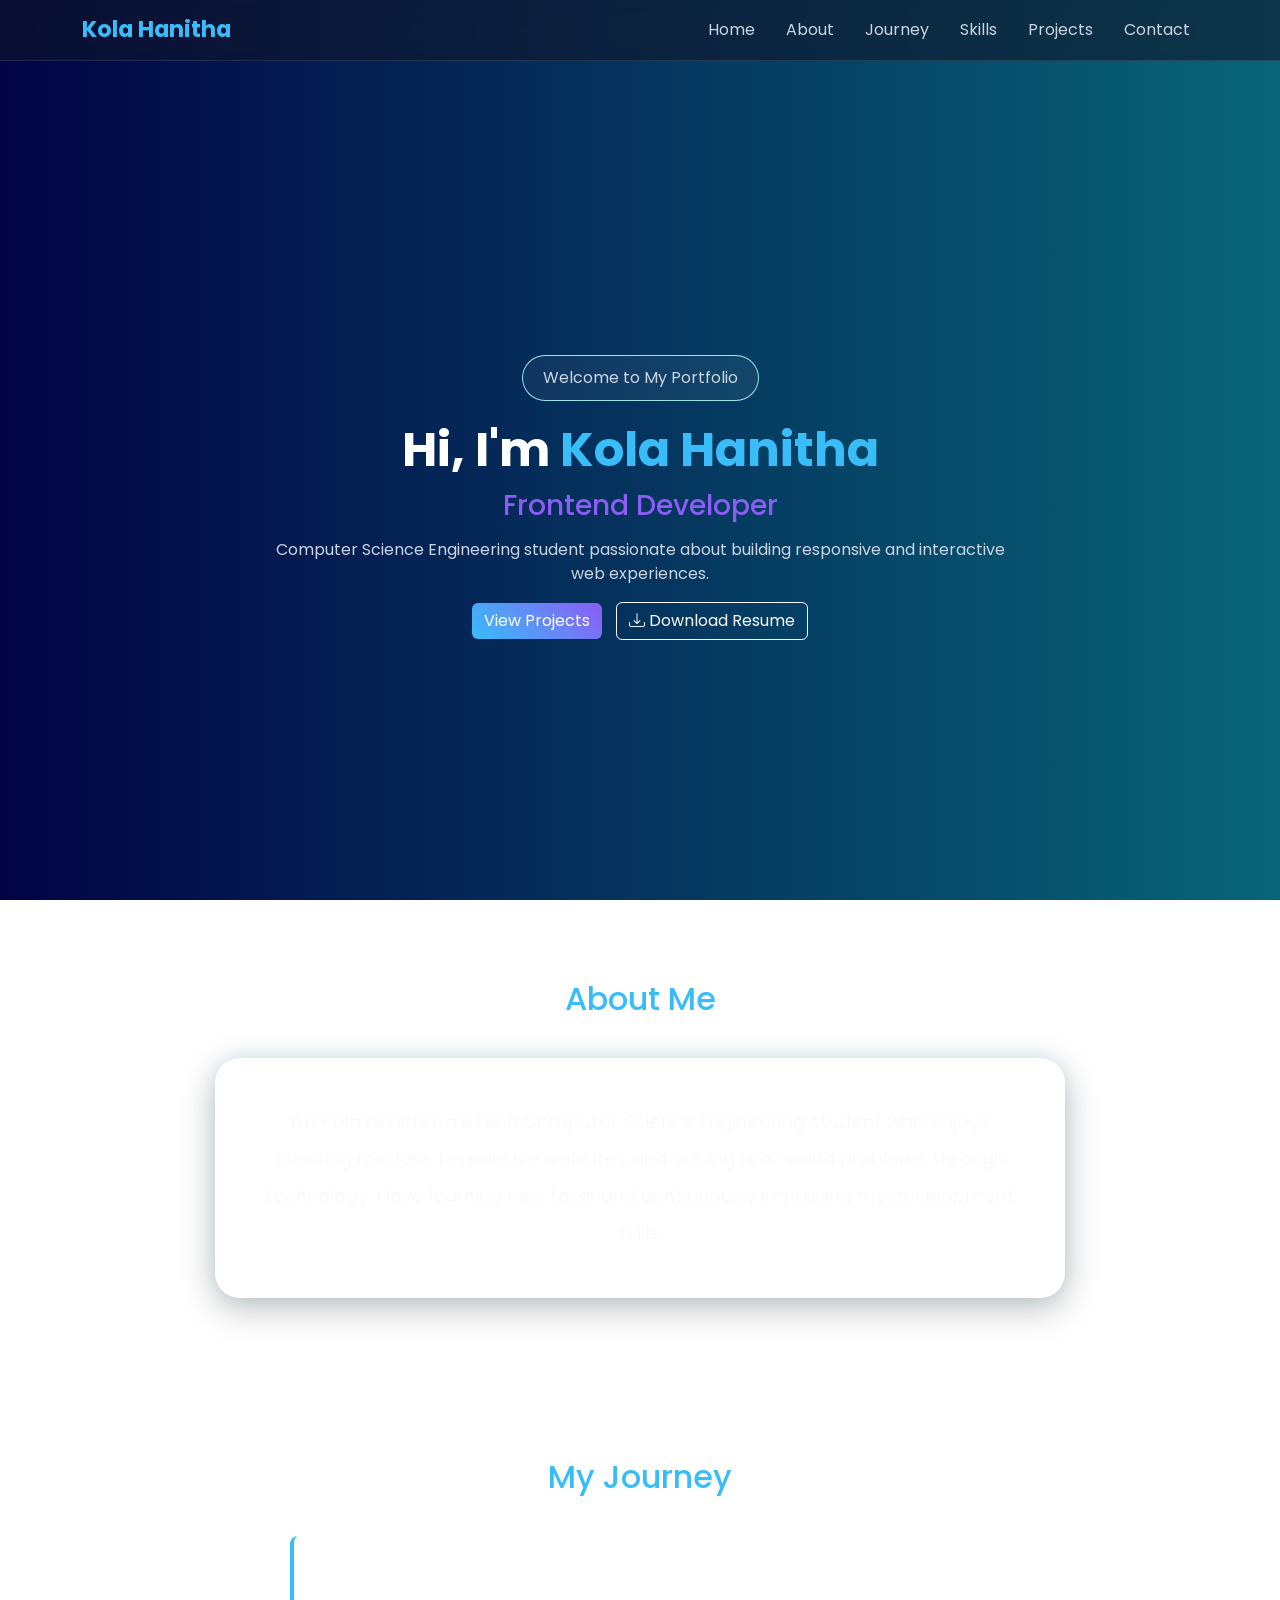
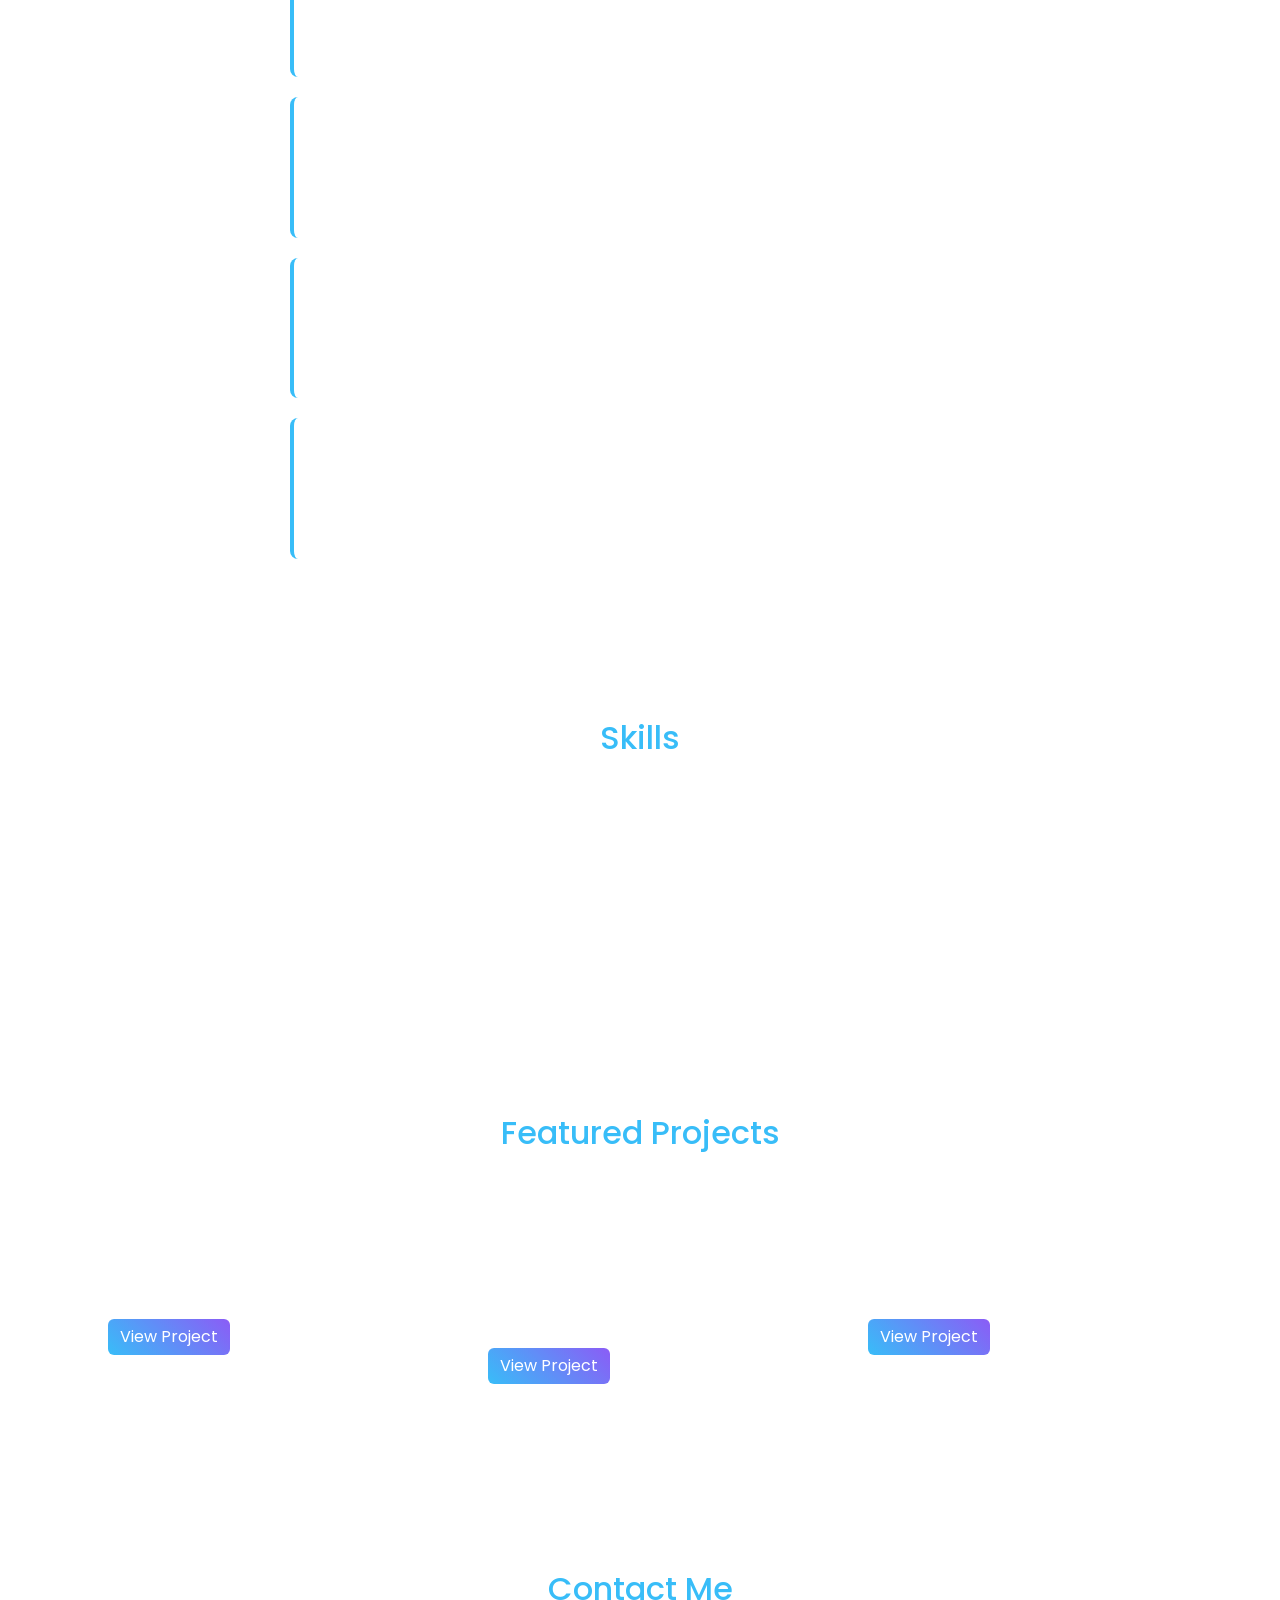
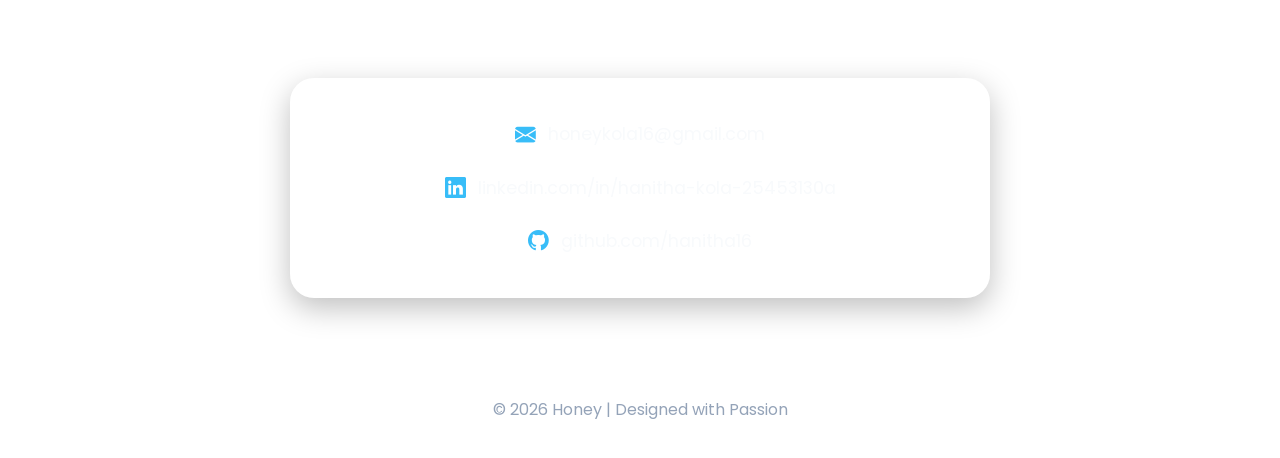
<file: index.html>
<!DOCTYPE html>
<html lang="en">
<head>
    <meta charset="UTF-8">
    <meta name="viewport" content="width=device-width, initial-scale=1.0">
    <title>Honey | Portfolio</title>

    <!-- Bootstrap -->
    <link href="https://cdn.jsdelivr.net/npm/bootstrap@5.3.3/dist/css/bootstrap.min.css" rel="stylesheet">

    <!-- Bootstrap Icons -->
    <link rel="stylesheet"
          href="https://cdn.jsdelivr.net/npm/bootstrap-icons@1.11.3/font/bootstrap-icons.css">

    <!-- CSS -->
    <link rel="stylesheet" href="style.css">
</head>

<body>

<!-- Navbar -->
<nav class="navbar navbar-expand-lg fixed-top custom-navbar">
    <div class="container">
        <a class="navbar-brand fw-bold" href="#">
            Kola Hanitha
        </a>

        <button class="navbar-toggler"
                type="button"
                data-bs-toggle="collapse"
                data-bs-target="#navMenu">

            <span class="navbar-toggler-icon"></span>
        </button>

        <div class="collapse navbar-collapse" id="navMenu">

            <ul class="navbar-nav ms-auto">

                <li class="nav-item">
                    <a class="nav-link" href="#home">Home</a>
                </li>

                <li class="nav-item">
                    <a class="nav-link" href="#about">About</a>
                </li>

                <li class="nav-item">
                    <a class="nav-link" href="#journey">Journey</a>
                </li>

                <li class="nav-item">
                    <a class="nav-link" href="#skills">Skills</a>
                </li>

                <li class="nav-item">
                    <a class="nav-link" href="#projects">Projects</a>
                </li>

                <li class="nav-item">
                    <a class="nav-link" href="#contact">Contact</a>
                </li>

            </ul>

        </div>
    </div>
</nav>


<!-- Hero -->
<section id="home" class="hero">

    <div class="container">

        <div class="row justify-content-center align-items-center text-center">

    <div class="col-lg-8 hero-text">

                <p class="welcome">
                    Welcome to My Portfolio
                </p>

                <h1>
                    Hi, I'm <span>Kola Hanitha</span>
                </h1>

                <h3>
                    <span id="typing"></span>
                </h3>

                <p>
                    Computer Science Engineering student passionate
                    about building responsive and interactive web experiences.
                </p>

                <div class="hero-buttons">

                    <a href="#projects" class="btn btn-primary">
                        View Projects
                    </a>

                    <a href="assets/Hanitha_Kola_Resume.pdf"
   download="Kola_Hanitha_Resume.pdf"
   class="btn btn-outline-light">
   <i class="bi bi-download"></i>
   Download Resume
</a>
                </div>

            </div>

        </div>

    </div>

</section>


<!-- About -->
<section id="about" class="section">

    <div class="container">

        <div class="section-title">

            <h2>About Me</h2>

        </div>

        <p class="about-text">

            I'm Kola Hanitha, a BTech Computer Science Engineering student
            who enjoys creating modern, responsive websites and solving
            real-world problems through technology.

            I love learning new tools and continuously improving
            my development skills.

        </p>

    </div>

</section>


<!-- Journey -->
<section id="journey" class="section dark-section">

    <div class="container">

        <div class="section-title">

            <h2>My Journey</h2>

        </div>

        <div class="timeline">

    <div class="timeline-item">

        <h4>B.Tech in Computer Science Engineering</h4>

        <p>
            Pursuing a Bachelor's degree in Computer Science Engineering while
            building strong foundations in programming, web development,
            and software development.
        </p>

    </div>

    <div class="timeline-item">

        <h4>Frontend Web Development</h4>

        <p>
            Learned HTML, CSS, and JavaScript by developing responsive websites
            and improving UI design skills through hands-on projects.
        </p>

    </div>

    <div class="timeline-item">

        <h4>Personal Projects</h4>

        <p>
            Developed projects including a Job Application Form,
            Ice Cream Menu Template, and an Interactive Quiz Game
            to strengthen frontend development skills.
        </p>

    </div>

    <div class="timeline-item">

        <h4>Alfido Tech Internship</h4>

        <p>
            Completed frontend development tasks, gained practical experience,
            and enhanced problem-solving and project development skills.
        </p>

    </div>

</div>

    </div>

</section>


<!-- Skills -->
<section id="skills" class="section">

    <div class="container">

        <div class="section-title">

            <h2>Skills</h2>

        </div>

        <div class="row g-4">

            <div class="col-md-3">
                <div class="skill-card">HTML</div>
            </div>

            <div class="col-md-3">
                <div class="skill-card">CSS</div>
            </div>

            <div class="col-md-3">
                <div class="skill-card">JavaScript</div>
            </div>

            <div class="col-md-3">
                <div class="skill-card">Python</div>
            </div>

            <div class="col-md-3">
                <div class="skill-card">Google Colab</div>
            </div>

            <div class="col-md-3">
                <div class="skill-card">Power BI</div>
            </div>

            <div class="col-md-3">
                <div class="skill-card">GitHub</div>
            </div>

            <div class="col-md-3">
                <div class="skill-card">Responsive Design</div>
            </div>

        </div>

    </div>

</section>


<!-- Projects -->
<section id="projects" class="section dark-section">

    <div class="container">

        <div class="section-title">

            <h2>Featured Projects</h2>

        </div>

        <div class="row g-4">

    <!-- Project 1 -->
    <div class="col-md-4">

        <div class="project-card">

            <h4>Job Application Form</h4>

            <p>
                Responsive Job Application Form developed using
                HTML and CSS.
            </p>

           <!-- Job Form Project -->
            <a href="Job_Form_Project/job_application_form.html"
                               target="_blank"
                           class="btn btn-primary">
                               View Project
            </a>


        </div>

    </div>

    <!-- Project 2 -->
    <div class="col-md-4">

        <div class="project-card">

            <h4>Ice Cream Menu Template</h4>

            <p>
                Beautiful Ice Cream Menu template designed using
                HTML and CSS.
            </p>

           <!-- Icecream Menu Project -->
                <a href="Icecream_Menu_Project/icecream_menu.html"
                       target="_blank"
                       class="btn btn-primary">
                           View Project
                </a>
        </div>

    </div>

    <!-- Project 3 -->
    <div class="col-md-4">

        <div class="project-card">

            <h4>Quiz Game</h4>

            <p>
                Interactive Quiz Game developed using
                HTML, CSS, and JavaScript.
            </p>

           <!-- Quiz Game Project -->
            <a href="Quiz_Game_Project/quiz-game/index.html"
                                       target="_blank"
                                   class="btn btn-primary">
                                         View Project
             </a>


        </div>

    </div>

</div>
    </div>

</section>


<!-- Contact -->
<section id="contact" class="section reveal">

    <div class="container">

        <h2 class="section-title">
            Contact Me
        </h2>

        <div class="glass-card contact-card">

            <p>
                <i class="bi bi-envelope-fill"></i>
                honeykola16@gmail.com
            </p>

            <p>
                <i class="bi bi-linkedin"></i>
                linkedin.com/in/hanitha-kola-25453130a
            </p>

            <p>
                <i class="bi bi-github"></i>
                github.com/hanitha16
            </p>

        </div>

    </div>

</section>


<!-- Footer -->
<footer>

    <p>
        © 2026 Honey | Designed with Passion
    </p>

</footer>


<!-- Bootstrap JS -->
<script src="https://cdn.jsdelivr.net/npm/bootstrap@5.3.3/dist/js/bootstrap.bundle.min.js"></script>

<!-- JavaScript -->
<script src="script.js"></script>

</body>
</html>
</file>
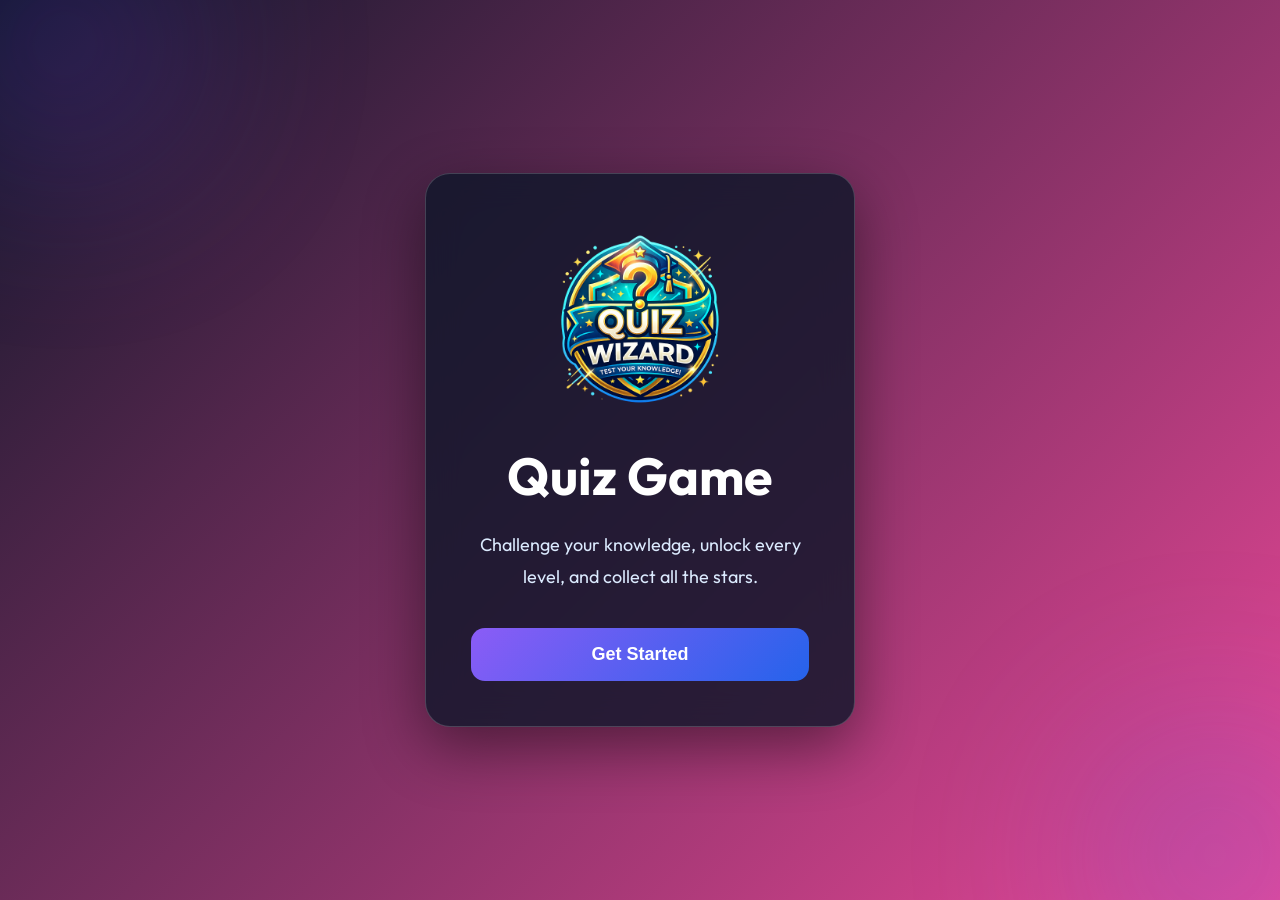
<file: Quiz_Game_Project/quiz-game/index.html>
<!DOCTYPE html>
<html lang="en">
<head>

    <meta charset="UTF-8">

    <meta name="viewport"
          content="width=device-width, initial-scale=1.0">

    <title>Quiz Game</title>

    <link rel="stylesheet" href="style.css">

    <link rel="preconnect" href="https://fonts.googleapis.com">

    <link rel="preconnect"
          href="https://fonts.gstatic.com"
          crossorigin>

    <link href="https://fonts.googleapis.com/css2?family=Outfit:wght@300;400;500;600;700;800&display=swap"
          rel="stylesheet">

</head>

<body>

<div class="bg-animation"></div>

<div class="welcome-container">

    <div class="glass-card">

        <img src="assets/images/logo.png" class="logo" alt="Logo">

            <h1>Quiz Game</h1>

        <p>

            Challenge your knowledge,
            unlock every level,
            and collect all the stars.

        </p>

        <button id="startBtn">

            Get Started

        </button>

    </div>

</div>

<script src="script.js"></script>

</body>
</html>
</file>
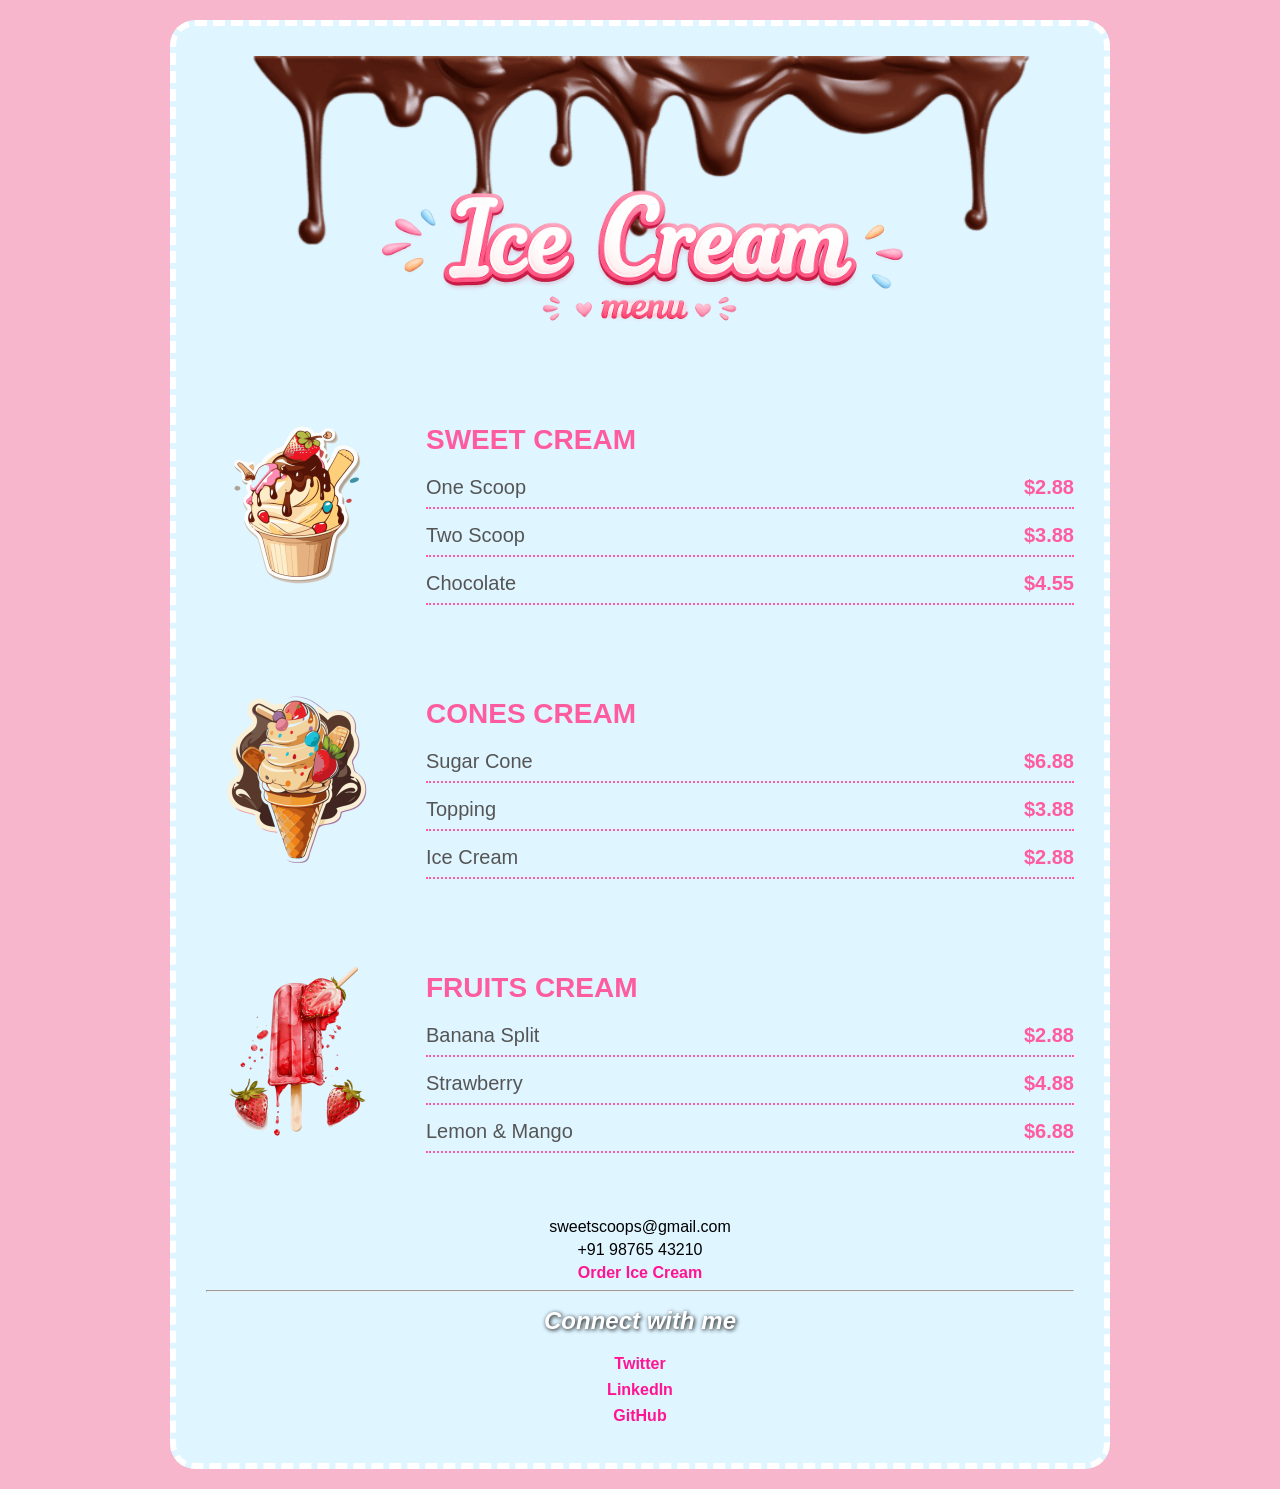
<file: Icecream_Menu_Project/icecream_menu.html>
<!DOCTYPE html>
<html lang="en">
<head>
  <meta charset="UTF-8">
  <meta name="viewport" content="width=device-width, initial-scale=1.0">
  <title>Ice Cream Menu</title>
  <link rel="stylesheet" href="styles.css">
</head>
<body>

<div class="menu-container">

  <div class="top-design">

   <img src="choco.png" class="choco" alt="Chocolate">
    <img src="menu_heading.png" class="heading" alt="Ice Cream Menu">

  </div>
  <!-- SWEET CREAM -->
  <div class="menu-section">

    <div class="image-side">
      <img 
        src="ice2.png"
        alt="Sweet ice cream"
      >
    </div>

    <div class="text-side">
      <h3>SWEET CREAM</h3>

      <div class="item">
        <span>One Scoop</span>
        <span>$2.88</span>
      </div>

      <div class="item">
        <span>Two Scoop</span>
        <span>$3.88</span>
      </div>

      <div class="item">
        <span>Chocolate</span>
        <span>$4.55</span>
      </div>

    </div>
  </div>

  <!-- CONES CREAM -->
  <div class="menu-section reverse">

    <div class="text-side">
      <h3>CONES CREAM</h3>

      <div class="item">
        <span>Sugar Cone</span>
        <span>$6.88</span>
      </div>

      <div class="item">
        <span>Topping</span>
        <span>$3.88</span>
      </div>

      <div class="item">
        <span>Ice Cream</span>
        <span>$2.88</span>
      </div>

    </div>

    <div class="image-side">
      <img 
        src="ice4.png"
        alt="Cone ice cream"
      >
    </div>

  </div>

  <!-- FRUITS CREAM -->
  <div class="menu-section">

    <div class="image-side">
      <img 
        src="ice3.png"
        alt="Fruit ice cream"
      >
    </div>

    <div class="text-side">
      <h3>FRUITS CREAM</h3>

      <div class="item">
        <span>Banana Split</span>
        <span>$2.88</span>
      </div>

      <div class="item">
        <span>Strawberry</span>
        <span>$4.88</span>
      </div>

      <div class="item">
        <span>Lemon & Mango</span>
        <span>$6.88</span>
      </div>

    </div>

  </div>




    <p>sweetscoops@gmail.com</p>
    <p>+91 98765 43210</p>

    <p><a href="https://www.icecream.com">Order Ice Cream</a></p>

    <hr>

    <div class="social-media">
      <h2>Connect with me</h2>

      <a href="https://twitter.com">Twitter</a>
      <a href="https://linkedin.com">LinkedIn</a>
      <a href="https://github.com">GitHub</a>
    </div>

  </div>
</div>
</body>
</html>
</file>
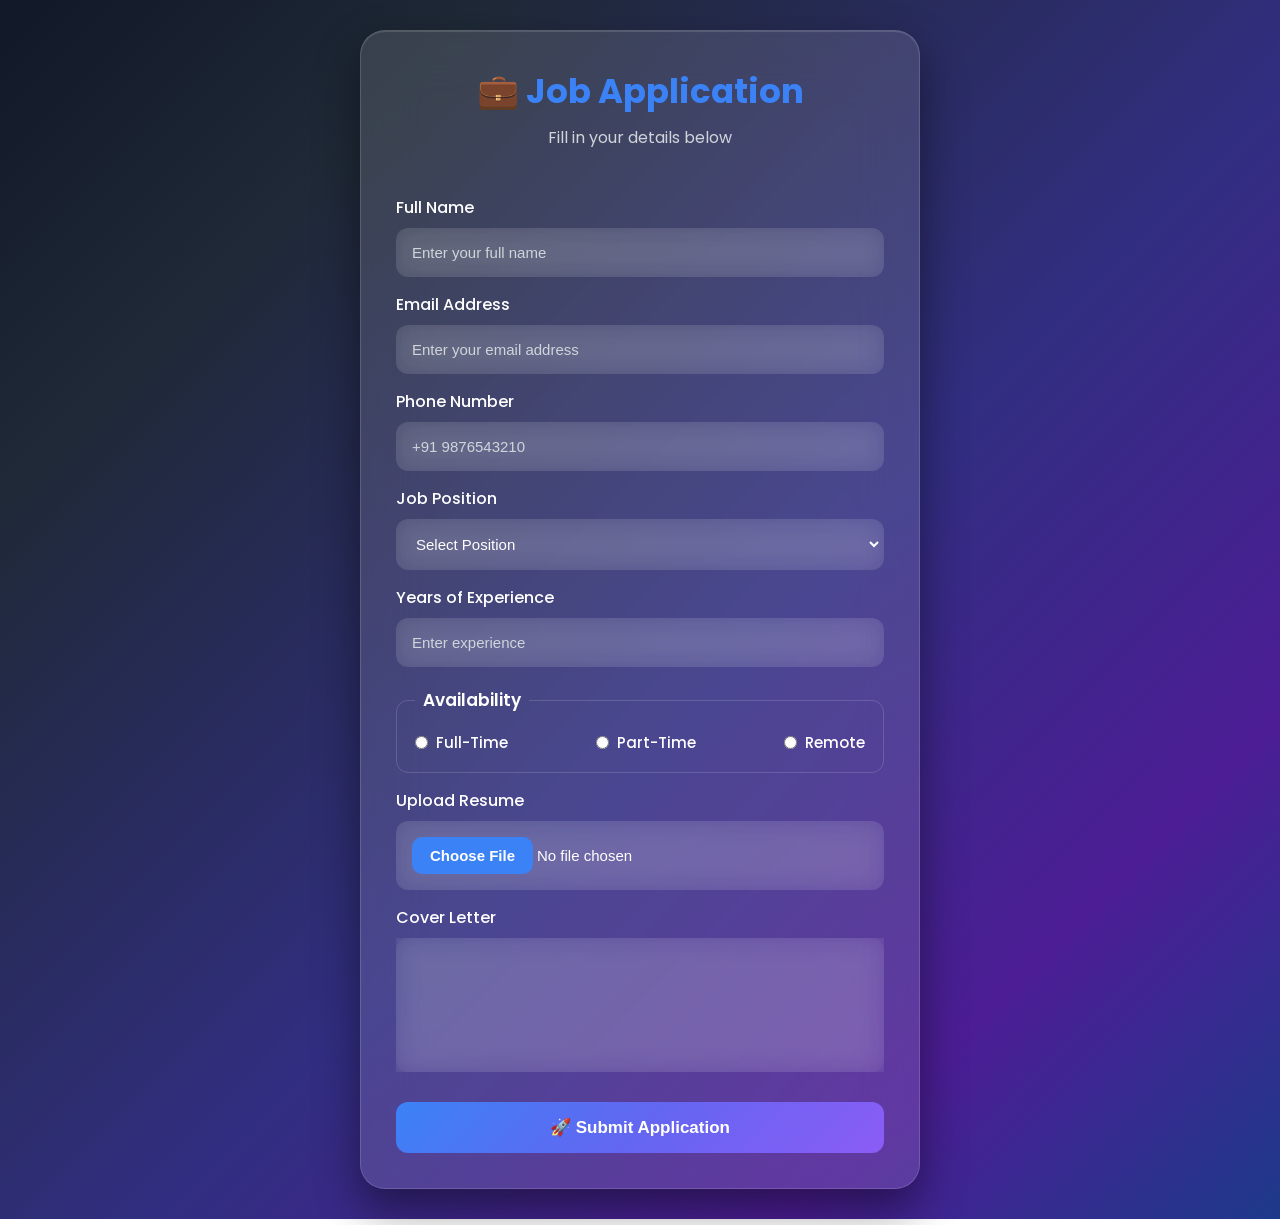
<file: Job_Form_Project/job_application_form.html>
<!DOCTYPE html>
<html lang="en">
<head>
    <meta charset="UTF-8">
    <meta name="viewport" content="width=device-width, initial-scale=1.0">
    <title>Glassmorphism Job Application Form</title>

    <!-- Google Font -->
    <link href="https://fonts.googleapis.com/css2?family=Poppins:wght@300;400;500;600;700&display=swap" rel="stylesheet">

    <!-- CSS -->
    <link rel="stylesheet" href="job_application.css">
</head>

<body>

<div class="container">

    <h1>💼 Job Application</h1>
    <p class="subtitle">Fill in your details below</p>

    <form id="jobForm">

        <!-- Full Name -->
        <label for="name">Full Name</label>
        <input
            type="text"
            id="name"
            placeholder="Enter your full name"
            required>

        <!-- Email -->
        <label for="email">Email Address</label>
        <input
            type="email"
            id="email"
            placeholder="Enter your email address"
            required>

        <!-- Phone -->
        <label for="phone">Phone Number</label>
        <input
            type="tel"
            id="phone"
            placeholder="+91 9876543210"
            required>

        <!-- Job Position -->
        <label for="position">Job Position</label>

        <select id="position" required>
            <option value="" selected disabled>Select Position</option>
            <option value="frontend">Frontend Developer</option>
            <option value="backend">Backend Developer</option>
            <option value="fullstack">Full Stack Developer</option>
            <option value="python">Python Developer</option>
            <option value="java">Java Developer</option>
            <option value="designer">UI / UX Designer</option>
            <option value="tester">Software Tester</option>
            <option value="analyst">Data Analyst</option>
        </select>

        <!-- Experience -->
        <label for="experience">Years of Experience</label>

        <input
            type="number"
            id="experience"
            placeholder="Enter experience"
            min="0"
            required>

        <!-- Availability -->

        <fieldset>

            <legend>Availability</legend>

            <div class="radio-container">

                <label>
                    <input
                        type="radio"
                        name="availability"
                        value="Full-Time"
                        required>

                    Full-Time
                </label>

                <label>
                    <input
                        type="radio"
                        name="availability"
                        value="Part-Time">

                    Part-Time
                </label>

                <label>
                    <input
                        type="radio"
                        name="availability"
                        value="Remote">

                    Remote
                </label>

            </div>

        </fieldset>

        <!-- Resume -->

        <label for="resume">Upload Resume</label>

        <input
            type="file"
            id="resume"
            accept=".pdf,.doc,.docx"
            required>

        <!-- Cover Letter -->

        <label for="message">Cover Letter</label>

        <textarea
            id="message"
            rows="6"
            placeholder="Tell us why you're a good fit for this position..."
            required></textarea>

        <!-- Submit -->

        <button type="submit">
            🚀 Submit Application
        </button>

    </form>

</div>

<script>

document.getElementById("jobForm").addEventListener("submit", function(e){

    e.preventDefault();

    alert("🎉 Application Submitted Successfully!");

    this.reset();

});

</script>

</body>
</html>
</file>
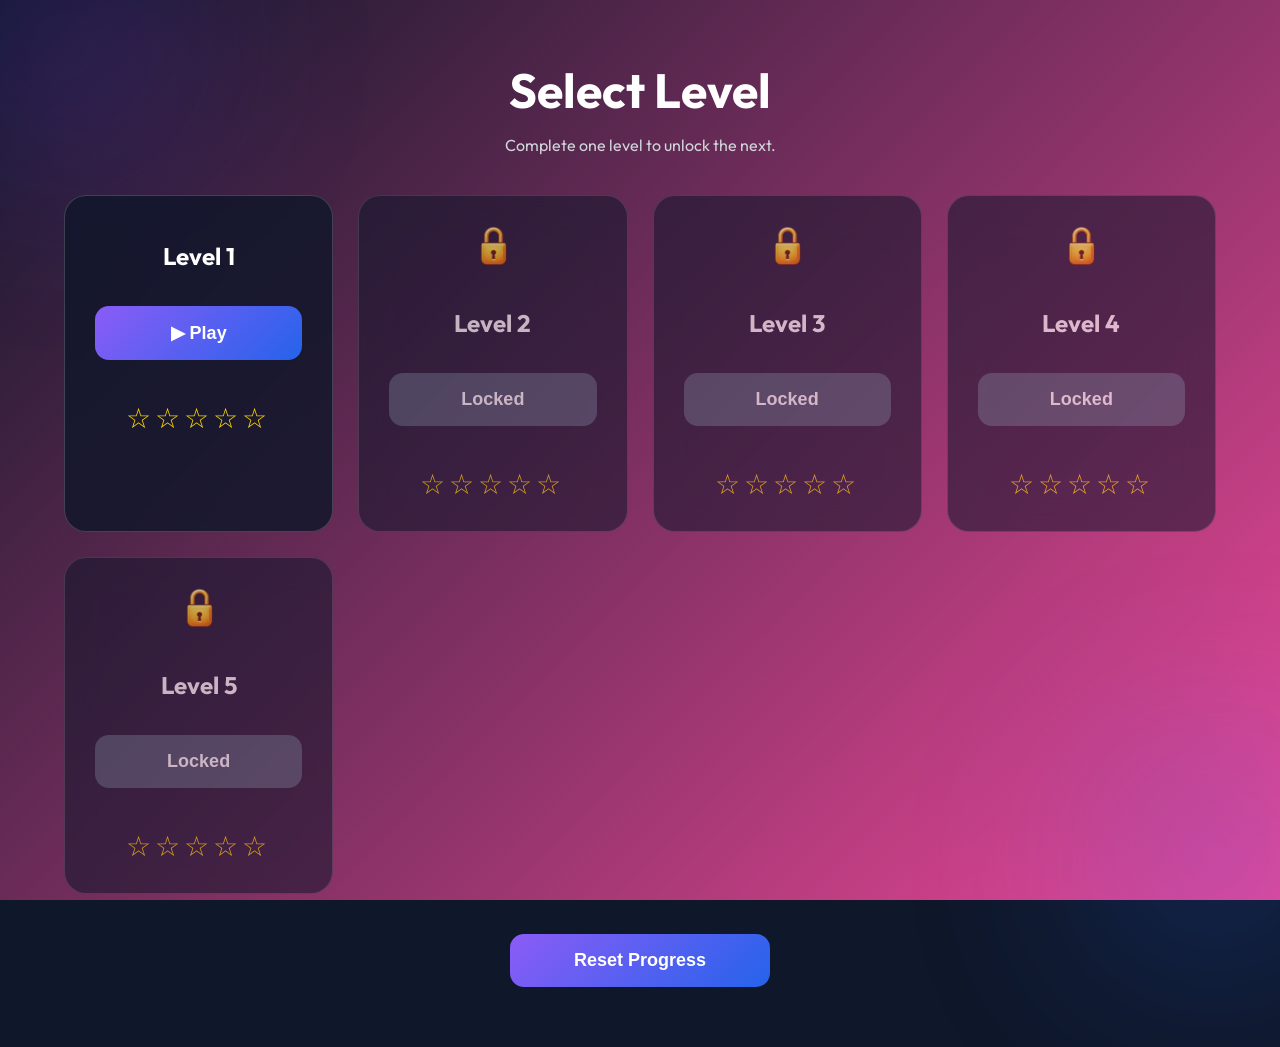
<file: Quiz_Game_Project/quiz-game/levels.html>
<!DOCTYPE html>
<html lang="en">
<head>

<meta charset="UTF-8">

<meta name="viewport"
      content="width=device-width, initial-scale=1.0">

<title>Select Level</title>

<link rel="stylesheet"
      href="style.css">

<link href="https://fonts.googleapis.com/css2?family=Outfit:wght@300;400;500;600;700;800&display=swap"
      rel="stylesheet">

</head>

<body>

<div class="bg-animation"></div>

<div class="levels-container">

<h1>Select Level</h1>

<p class="subtitle">

Complete one level to unlock the next.

</p>

<div class="level-grid">

        <div class="level-card unlocked"
         data-level="1">

            <h2>Level 1</h2>

            <button class="play-btn">
                <img src="assets/images/play.png" class="icon">
                        Play
            </button>

            <div class="stars">

                ☆☆☆☆☆

            </div>

        </div>

    <div class="level-card locked"
     data-level="2">

    <div class="lock">
        <img src="assets/images/lock.png" class="icon-lock">
    </div>

    <h2>Level 2</h2>

    <button class="play-btn" disabled>

        Locked

    </button>

    <div class="stars">

    ☆☆☆☆☆

    </div>

    </div>


    <div class="level-card locked"
     data-level="3">

    <div class="lock">
        <img src="assets/images/lock.png" class="icon-lock">
    </div>
    <h2>Level 3</h2>

    <button class="play-btn" disabled>

        Locked

    </button>

    <div class="stars">

    ☆☆☆☆☆

    </div>

    </div>

    <d class="level-card locked"
     data-level="4">

    <div class="lock">
    <img src="assets/images/lock.png" class="icon-lock">
    </div>

    <h2>Level 4</h2>

    <button class="play-btn" disabled>

        Locked

    </button>

    <div class="stars">

    ☆☆☆☆☆

    </div>

    </d iv>

    <div class="level-card locked"
     data-level="5">

    <div class="lock">
    <img src="assets/images/lock.png" class="icon-lock">
    </div>

    <h2>Level 5</h2>

    <button class="play-btn" disabled>

        Locked

    </button>

    <div class="stars">

    ☆☆☆☆☆

    </div>

    </div>

</div>

<button id="resetBtn">
        Reset Progress
    </button>

</div>

<script src="script.js"></script>

</body>
</html>
</file>
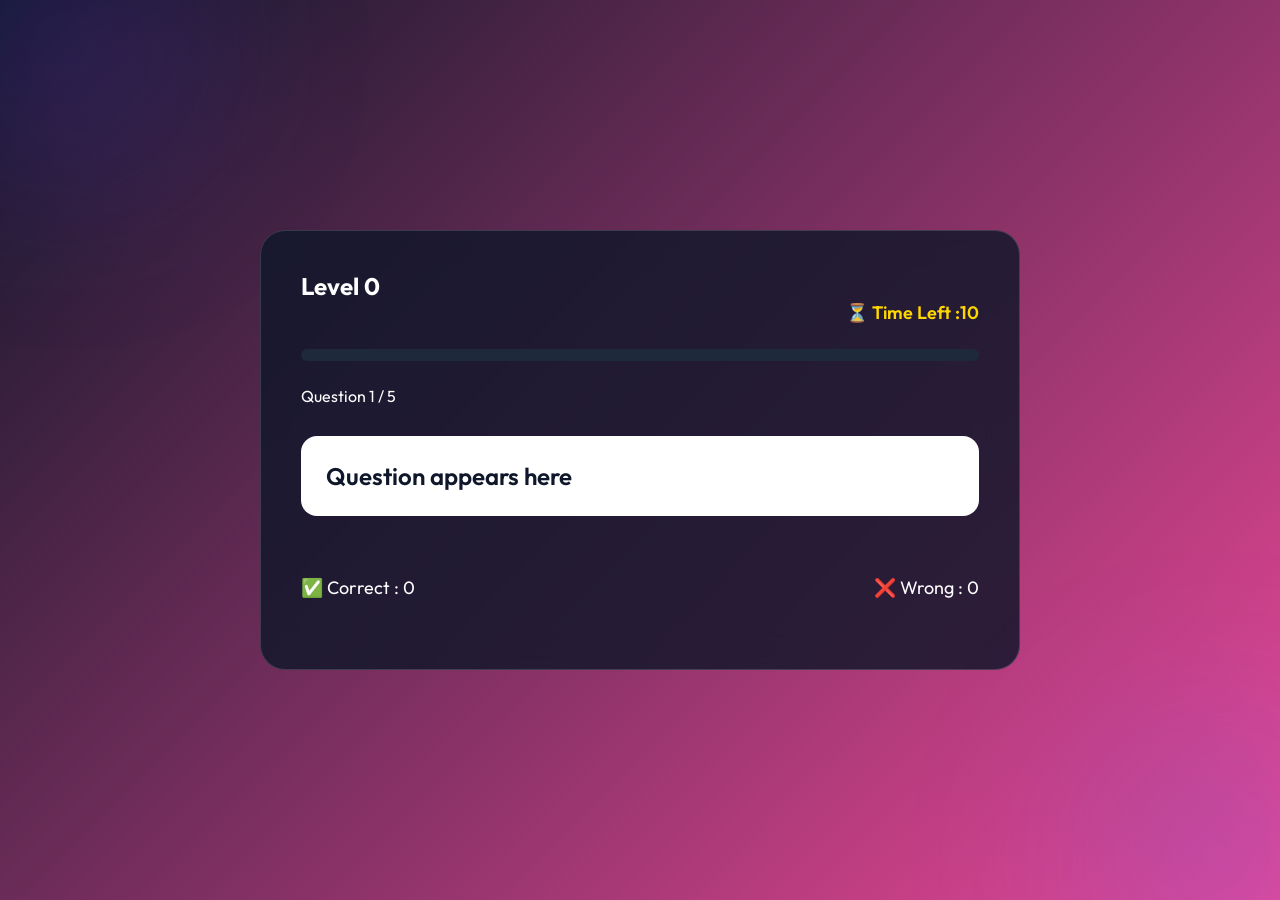
<file: Quiz_Game_Project/quiz-game/quiz.html>
<!-- <!DOCTYPE html>
<html lang="en">

<head>

<meta charset="UTF-8">

<meta name="viewport"
content="width=device-width, initial-scale=1.0">

<title>Quiz Game</title>

<link rel="stylesheet"
href="style.css">

<link href="https://fonts.googleapis.com/css2?family=Outfit:wght@300;400;500;600;700;800&display=swap"
rel="stylesheet">

</head>

<body>

<div class="bg-animation"></div>

<div class="quiz-container">

<div class="quiz-card">

<h2 id="levelTitle">
Level 1
</h2>

<div class="timer">
    ⏳ Time Left :
    <span id="timer">30</span>
</div>


<div class="progress">

<div class="progress-fill"
id="progressFill">

</div>

</div>

<p id="questionNumber">

Question 1 / 5

</p>

<div id="question">

Question appears here

</div>

<div id="answers">

</div>

<div class="status">

<div>

✅ Correct :
<span id="correct">

0

</span>

</div>

<div>

❌ Wrong :
<span id="wrong">

0

</span>

</div>

</div>

<button id="nextBtn">

Next →

</button>

</div>

</div>
</div>

<script src="questions.js"></script>

<script src="script.js"></script>

</body>

</html> -->



<!DOCTYPE html>
<html lang="en">

<head>

<meta charset="UTF-8">

<meta name="viewport"
content="width=device-width, initial-scale=1.0">

<title>Quiz Game</title>

<link rel="stylesheet"
href="style.css">

<link href="https://fonts.googleapis.com/css2?family=Outfit:wght@300;400;500;600;700;800&display=swap"
rel="stylesheet">

</head>


<body>

<div class="bg-animation"></div>


<div class="quiz-container">


<div class="quiz-card">


<h2 id="levelTitle">
Level 1
</h2>



<div class="timer">

    ⏳ Time Left :

    <span id="timer">10</span>

</div>




<div class="progress">


<div class="progress-fill"
id="progressFill">


</div>


</div>





<p id="questionNumber">

Question 1 / 5

</p>





<div id="question">

Question appears here

</div>





<div id="answers">


</div>





<div class="status">


<div>

✅ Correct :

<span id="correct">

0

</span>


</div>



<div>

❌ Wrong :

<span id="wrong">

0

</span>


</div>


</div>





<button id="nextBtn">


Next →


</button>





</div>


</div>



<script src="questions.js"></script>

<script src="script.js"></script>


</body>

</html>
</file>
<file: style.css>
@import url('https://fonts.googleapis.com/css2?family=Poppins:wght@300;400;500;600;700&display=swap');

:root{

    /* Background */
    --bg-dark:#020344;
    --bg-dark2:#04395E;
    --bg-dark3:#086578;

    /* Accent Colors */
    --primary-blue:#38BDF8;
    --primary-purple:#8B5CF6;

    /* Text */
    --text:#FFFFFF;
    --text-soft:#DDE7F0;
}

*{
    margin: 0;
    padding: 0;
    box-sizing: border-box;
    font-family: 'Poppins', sans-serif;
    scroll-behavior: smooth;
}

/* Body */
body{
    font-family:'Space Grotesk',sans-serif;
    color:var(--text);
    overflow-x:hidden;

    background: linear-gradient(
        90deg,
        #020344,
        #086578
    );

    background-attachment:fixed;
}

/* Navbar (Glassmorphism) */
.custom-navbar{
    background: rgba(15, 23, 42, 0.6);
    backdrop-filter: blur(10px);
    border-bottom: 1px solid rgba(255,255,255,0.1);
}

.navbar-brand{
    color: #38BDF8 !important;
    font-size: 1.4rem;
}

.nav-link{
    color: #CBD5E1 !important;
    margin-left: 15px;
    transition: 0.3s;
}

.nav-link:hover{
    color: #38BDF8 !important;
}

/* Hero Section */
.hero{
    height: 100vh;
    display: flex;
    align-items: center;
    padding-top: 80px;
    background: transparent;
}

.hero h1{
    font-size: 3rem;
    font-weight: 700;
}

.hero h1 span{
    color: #38BDF8;
}

.hero h3{
    color: #8B5CF6;
    margin-top: 10px;
}

.hero p{
    color: #CBD5E1;
    margin-top: 15px;
}

.hero-image{
    width: 80%;
    animation: float 3s ease-in-out infinite;
}

@keyframes float{
    0%{transform: translateY(0px);}
    50%{transform: translateY(-15px);}
    100%{transform: translateY(0px);}
}

/* Buttons */
.btn-primary{
    background: linear-gradient(45deg, #38BDF8, #8B5CF6);
    border: none;
}

.btn-primary:hover{
    opacity: 0.9;
}

.btn-outline-light{
    margin-left: 10px;
}

/* Sections */
.section{
    padding: 80px 0;
}

.section-title h2{
    text-align: center;
    margin-bottom: 40px;
    color: #38BDF8;
}

/* About */
.about-text{
    max-width:850px;
    margin:0 auto;

    padding:45px;

    background:rgba(255,255,255,0.12);

    backdrop-filter:blur(20px);
    -webkit-backdrop-filter:blur(20px);

    border:1px solid rgba(255,255,255,0.25);

    border-radius:25px;

    text-align:center;

    line-height:2;
    font-size:1.15rem;

    color:#F8FAFC;

    box-shadow:
        0 10px 35px rgba(0,0,0,.25),
        0 0 20px rgba(56,189,248,.15);

    transition:.4s ease;
}

.about-text:hover{
    transform:translateY(-6px);

    box-shadow:
        0 15px 40px rgba(0,0,0,.3),
        0 0 25px rgba(56,189,248,.25);
}

/* Dark Section */
.dark-section{
    background: transparent;
}

/* Timeline */
.timeline{
    display: flex;
    flex-direction: column;
    gap: 20px;
    max-width: 700px;
    margin: auto;
}

.timeline-item{
    background: rgba(255,255,255,0.05);
    padding: 20px;
    border-left: 4px solid #38BDF8;
    border-radius: 8px;
    transition: 0.3s;
}

.timeline-item:hover{
    transform: translateX(10px);
    border-color:rgba(56,189,248,.4);
     background:rgba(255,255,255,.12);

    backdrop-filter:blur(20px);
    -webkit-backdrop-filter:blur(20px);
}

/* Skills */
.skill-card{
    background: rgba(255,255,255,0.05);
    padding: 20px;
    text-align: center;
    border-radius: 10px;
    transition: 0.3s;
    border: 1px solid rgba(255,255,255,0.1);
}

.skill-card:hover{
    transform: translateY(-8px);
    border-color:rgba(56,189,248,.4);
     background:rgba(255,255,255,.12);

    backdrop-filter:blur(20px);
    -webkit-backdrop-filter:blur(20px);
}

/* Projects */
.project-card{
    background: rgba(255,255,255,0.05);
    padding: 25px;
    border-radius: 12px;
    transition: 0.3s;
    border: 1px solid rgba(255,255,255,0.1);
    height: 100%;
}

.project-card:hover{
    transform: scale(1.05);
    box-shadow: 0 10px 25px rgba(0,0,0,0.4);
    border-color:rgba(56,189,248,.4);
     background:rgba(255,255,255,.12);

    backdrop-filter:blur(20px);
    -webkit-backdrop-filter:blur(20px);
}

/* ==========================
   CONTACT SECTION
========================== */
#contact .section-title{
    text-align:center;
    font-size:2rem;
    color:#38BDF8;

    margin-bottom:70px;

    transition:0.3s ease;
}


.contact-card{

    max-width:700px;

    margin:0 auto;

    padding:40px;

    background: rgba(255,255,255,0.08);
border: 1px solid rgba(255,255,255,0.15);
backdrop-filter: blur(20px);
    -webkit-backdrop-filter:blur(20px);

    border-radius:24px;

    box-shadow:
        0 10px 30px rgba(0,0,0,.25);

    transition:.4s ease;
}

.contact-card:hover{

    transform:translateY(-6px);

    border-color:rgba(56,189,248,.4);

    box-shadow:
        0 15px 40px rgba(0,0,0,.30),
        0 0 20px rgba(56,189,248,.20);
}

.contact-card p{

    display:flex;

    align-items:center;

    justify-content:center;

    gap:12px;

    margin-bottom:22px;

    font-size:1.1rem;

    color:#F8FAFC;

    transition:.3s ease;
}

.contact-card p:last-child{
    margin-bottom:0;
}

.contact-card p:hover{

    color:#38BDF8;

    transform:translateX(5px);
}

.contact-card i{

    font-size:1.3rem;

    color:#38BDF8;

    transition:.3s ease;
}

.contact-card p:hover i{

    color:#8B5CF6;

    text-shadow:
        0 0 10px rgba(139,92,246,.6);
}

/* Footer */
footer{
    text-align: center;
    padding: 20px;
    background: transparent;
    color: #94A3B8;
}

/* Responsive */
@media(max-width: 768px){
    .hero h1{
        font-size: 2.2rem;
    }

    .hero{
        text-align: center;
    }

    .hero-image{
        margin-top: 30px;
    }
}
.welcome{
    display:inline-block;

    padding:10px 20px;

    border-radius:30px;

    border:1px solid rgba(177, 251, 248, 0.873);

    background:rgba(255,255,255,.05);

    color:var(--mint);

    margin-bottom:20px;
}
</file>
<file: Quiz_Game_Project/quiz-game/style.css>
*{
    margin:0;
    padding:0;
    box-sizing:border-box;
}

body{
    font-family:'Outfit',sans-serif;
    background:#0f172a;
    min-height:100vh;
    overflow-x:hidden;
    color:#fff;
}


.bg-animation{
    position:fixed;
    inset:0;
    z-index:-2;

    background:linear-gradient(
        -45deg,
        #0f172a,
        #312e81,
        #2563eb,
        #ec4899,
        #0f172a
    );

    background-size:400% 400%;

    animation:gradientMove 15s ease infinite;
}

@keyframes gradientMove{

0%{
background-position:0% 50%;
}

50%{
background-position:100% 50%;
}

100%{
background-position:0% 50%;
}

}

/* ==========================
   GLASS CARD
========================== */

.glass-card{

    width:430px;
    max-width:90%;

    padding:45px;

    text-align:center;

    background:rgba(15,23,42,.82);

    backdrop-filter:blur(16px);

    border:1px solid rgba(255,255,255,.18);

    border-radius:25px;

    box-shadow:
    0 20px 60px rgba(0,0,0,.45);

}

/* ==========================
   WELCOME PAGE
========================== */

.welcome-container{

    width:100%;
    min-height:100vh;

    display:flex;

    justify-content:center;

    align-items:center;

}

.glass-card h1{

    font-size:52px;

    margin-bottom:20px;

    font-weight:700;

}

.glass-card p{

    font-size:18px;

    color:#dbeafe;

    line-height:1.8;

    margin-bottom:35px;

}

/* ==========================
   BUTTON
========================== */

button{

    border:none;

    cursor:pointer;

    width:100%;

    padding:16px;

    border-radius:14px;

    font-size:18px;

    font-weight:600;

    color:white;

    background:linear-gradient(
        135deg,
        #8b5cf6,
        #2563eb
    );

    transition:.3s;

}

button:hover{

    transform:translateY(-4px);

    box-shadow:
    0 12px 25px rgba(37,99,235,.45);

}

/* ==========================
   LEVEL PAGE
========================== */

.levels-container{

    width:90%;

    max-width:1200px;

    margin:auto;

    padding:60px 0;

    text-align:center;

}

.levels-container h1{

    font-size:48px;

}

.subtitle{

    color:#d1d5db;

    margin:15px 0 40px;

}

.level-grid{

    display:grid;

    grid-template-columns:
    repeat(auto-fit,minmax(230px,1fr));

    gap:25px;

}

/* ==========================
   LEVEL CARD
========================== */

.level-card{

    background:rgba(15,23,42,.82);

    backdrop-filter:blur(16px);

    border:1px solid rgba(255,255,255,.18);

    border-radius:22px;

    padding:30px;

    transition:.35s;

}

.level-card:hover{

    transform:translateY(-8px);

    box-shadow:
    0 18px 40px rgba(0,0,0,.45);

}

.level-card h2{

    margin:15px 0;

}

.lock{

    font-size:45px;

}

.play-btn{

    margin:20px 0;

}

.play-btn:disabled{

    background:#475569;

    cursor:not-allowed;

}

.stars{

    font-size:28px;

    color:#FFD700;

    letter-spacing:4px;

    margin-top:20px;

}

.locked{

    opacity:.65;

}

/* ==========================
   QUIZ PAGE
========================== */

.quiz-container{

    width:100%;

    min-height:100vh;

    display:flex;

    justify-content:center;

    align-items:center;

    padding:20px;

}

.quiz-card{

    width:760px;

    max-width:95%;

    background:rgba(15,23,42,.82);

    backdrop-filter:blur(16px);

    border-radius:25px;

    border:1px solid rgba(255,255,255,.15);

    padding:40px;

}

/* Progress */

.progress{

    width:100%;

    height:12px;

    background:#1e293b;

    border-radius:20px;

    overflow:hidden;

    margin:25px 0;

}

.progress-fill{

    width:0;

    height:100%;

    background:linear-gradient(
        90deg,
        #8b5cf6,
        #2563eb
    );

    transition:.4s;

}

/* Question */

#question{

    background:white;

    color:#0f172a;

    padding:25px;

    border-radius:16px;

    font-size:24px;

    font-weight:600;

    margin:30px 0;

}

/* Answers */

#answers{

    display:grid;

    gap:15px;

}

.answer{

    background:white;

    color:#0f172a;

    border:none;

    border-radius:14px;

    padding:16px;

    font-size:17px;

    font-weight:600;

    cursor:pointer;

    transition:.25s;

}

.answer:hover{

    transform:translateY(-3px);

    background:#dbeafe;

}

/* Status */

.status{

    display:flex;

    justify-content:space-between;

    margin:30px 0;

    font-size:18px;

}

/* ==========================
   RESULT PAGE
========================== */

.result-card{

    width:450px;

    max-width:90%;

    margin:80px auto;

    text-align:center;

    padding:40px;

    background:rgba(15,23,42,.82);

    border-radius:25px;

    backdrop-filter:blur(16px);

    border:1px solid rgba(255,255,255,.15);

}

#star-rating{

    font-size:42px;

    color:#FFD700;

    margin:25px 0;

}

/* ==========================
   MOBILE
========================== */

@media(max-width:768px){

.glass-card{

padding:35px;

}

.glass-card h1{

font-size:40px;

}

.level-grid{

grid-template-columns:1fr;

}

.quiz-card{

padding:25px;

}

#question{

font-size:20px;

}

.status{

flex-direction:column;

gap:10px;

}

}


#nextBtn{

    margin-top:30px;

    display:none;

}

.answer:disabled{

    cursor:not-allowed;

}


/* ==========================
RESULT PAGE
========================== */

.result-card{

    width:450px;

    max-width:90%;

    background:rgba(15,23,42,.82);

    backdrop-filter:blur(18px);

    border-radius:25px;

    padding:45px;

    text-align:center;

    border:1px solid rgba(255,255,255,.15);

    box-shadow:0 20px 60px rgba(0,0,0,.45);

}

.result-card h1{

    font-size:42px;

    margin-bottom:20px;

}

.result-card h2{

    margin-bottom:25px;

}

.result-card p{

    margin:10px 0;

    font-size:18px;

}

#star-rating{

    font-size:45px;

    color:#FFD700;

    margin:25px 0;

    letter-spacing:5px;

}

#resetBtn{

width:260px;

margin-top:40px;

}

.timer{

display:flex;

justify-content:flex-end;

font-size:18px;

font-weight:600;

margin-bottom:15px;

color:#FFD700;

}

.lives{

font-size:28px;

margin-bottom:20px;

}

body::before,
body::after{

content:"";

position:fixed;

width:250px;

height:250px;

border-radius:50%;

filter:blur(100px);

opacity:.25;

animation:float 12s infinite alternate;

}

body::before{

background:#7C3AED;

top:-80px;

left:-60px;

}

body::after{

background:#2563EB;

bottom:-80px;

right:-60px;

}

@keyframes float{

to{

transform:

translateY(80px)

translateX(60px);

}

}

button{

position:relative;

overflow:hidden;

}

button::after{

content:"";

position:absolute;

width:30px;

height:250%;

background:rgba(255,255,255,.3);

top:-50%;

left:-120%;

transform:rotate(25deg);

transition:.8s;

}

button:hover::after{

left:130%;

}

.result-card h1{

animation:bounce 1.2s infinite;

}

@keyframes bounce{

0%,100%{

transform:translateY(0);

}

50%{

transform:translateY(-10px);

}

}

#star-rating{

animation:glow 2s infinite;

}

@keyframes glow{

50%{

transform:scale(1.12);

text-shadow:

0 0 20px gold,

0 0 40px gold;

}

}

.level-card:hover{

transform:

translateY(-10px)

scale(1.03);

}

@media(max-width:768px){

.quiz-card{

padding:25px;

}

.result-card{

width:95%;

}

.glass-card{

width:92%;

}

}

.logo{
    height:200px;
    width:300px;
    margin-bottom:20px;
}

.trophy{
    width:120px;
    margin-bottom:20px;
}

.icon{
    width:20px;
    height:20px;
    margin-right:8px;
    vertical-align:middle;
}

.icon-lock{
    width:40px;
    margin-bottom:15px;
}
</file>
<file: Icecream_Menu_Project/styles.css>
body {
  margin: 0;
  padding: 20px;
  background-color: #f7b6cb;
  font-family: Arial, sans-serif;
}


.menu-container {
  width: 70%;
  max-width: 950px;
  margin: auto;
  background-color: #dff5ff;
  border: 6px dashed white;
  padding: 30px;
  border-radius: 25px;
}


.top-design{
    position: relative;
    text-align: center;
    margin-bottom: 40px;
    height: 300px;
    overflow: hidden;
}


.choco{
    width:100%;
    position:absolute;
    top:0;
    left:0;
    height:400px;
}

.heading{
    width:650px;
    position:absolute;
    left:50%;
    transform:translateX(-50%);
    z-index:2;
}





h1{
   font-family: 'Lobster', cursive;
    color: white;
    font-size: 60px;
    margin: 0;
    letter-spacing: 6px;
    text-shadow: 2px 2px 5px black;
}

h2{
    color: white;
    margin-top: 5px;
    font-style: italic;
    text-shadow: 1px 1px 4px black;
}

.menu-section {
  display: flex;
  justify-content: space-between;
  align-items: center;
  gap: 40px;
  margin-bottom: 50px;
}


.reverse {
  flex-direction: row-reverse;
}


.image-side img {
  width: 180px;
}


.text-side {
  flex: 1;
}

h3 {
  color: #ff5c9f;
  font-size: 28px;
  margin-bottom: 20px;
}


.item {
  display: flex;
  justify-content: space-between;
  margin: 15px 0;
  font-size: 20px;
  color: #555;
  border-bottom: 2px dotted #ff5c9f;
  padding-bottom: 8px;
}

.item span:last-child {
  color: #ff5c9f;
  font-weight: bold;
}
p {
    text-align: center;
  margin: 5px 0;
}
a{
  text-align: center;
  text-decoration: none;
  color: #ff1493;
  font-weight: bold;
}

.social-media {
    text-align: center;
  margin-top: 15px;
}

.social-media a {
    text-align: center;
  display: block;
  margin: 8px 0;
}
</file>
<file: Job_Form_Project/job_application.css>
/* * {
  box-sizing: border-box;
}

body {
  font-family: Arial, sans-serif;
  background: #f4f4f4;
}

.container {
  width: 500px;
  margin: 30px auto;
  padding: 20px;
  background: white;
  border-radius: 10px;
}

form {
  display: flex;
  flex-direction: column;
}

label {
  margin-top: 10px;
  margin-bottom: 5px;
}

input,
select,
textarea {
  padding: 10px;
  border: 2px solid #ccc;
}

input:first-of-type {
  border-radius: 1px;
}

input:focus,
textarea:focus {
  border-color: royalblue;
  outline: none;
}

input:invalid,
select:invalid,
textarea:invalid {
  border-color: red;
}

input:valid,
select:valid,
textarea:valid {
  border-color: green;
}

.radio-group {
  margin-top: 15px;
}

.radio-group input[type="radio"]:checked {
  border-color: royalblue;
  background-color: lightblue;
  box-shadow: 0 0 5px royalblue;
}

.radio-group input[type="radio"]:checked + label {
  color: royalblue;
}

button {
  margin-top: 15px;
  padding: 10px;
  border: none;
  background-color: royalblue;
  color: white;
  cursor: pointer;
}

button:hover {
  background-color: midnightblue;
} */
















/* Google Font */
@import url('https://fonts.googleapis.com/css2?family=Poppins:wght@300;400;500;600;700&display=swap');

*{
    margin:0;
    padding:0;
    box-sizing:border-box;
}

body{
    font-family:'Poppins',sans-serif;
    display:flex;
    justify-content:center;
    align-items:center;
    min-height:100vh;
    padding:30px;

    background:linear-gradient(
        135deg,
        #111827 0%,
        #1f2937 20%,
        #312e81 55%,
        #4c1d95 80%,
        #1e3a8a 100%
    );
}

/* ==========================
        GLASS CARD
========================== */

.container{

    width:560px;
    padding:35px;

    border-radius:25px;

    background:rgba(255,255,255,0.12);

    backdrop-filter:blur(30px);
    -webkit-backdrop-filter:blur(30px);

    border:1px solid rgba(255,255,255,0.15);

    box-shadow:
        0 20px 45px rgba(0,0,0,.45),
        inset 0 1px 1px rgba(255,255,255,.15);

    color:#ffffff;
}

/* ==========================
          HEADING
========================== */

h1{
    text-align:center;
    color:#3b82f6;
    font-size:34px;
    margin-bottom:8px;
}

.subtitle{
    text-align:center;
    color:#d1d5db;
    margin-bottom:30px;
}

/* ==========================
            FORM
========================== */

form{
    display:flex;
    flex-direction:column;
}

label{
    margin-top:15px;
    margin-bottom:8px;
    color:#ffffff;
    font-weight:500;
}

/* ==========================
        INPUT FIELDS
========================== */

/* ==========================
      INPUT FIELDS
========================== */

input,
select,
textarea{

    width:100%;
    padding:14px;

    background:rgba(255,255,255,.08);

    color:#ffffff;

    border:2px solid transparent;

    border-radius:12px;

    font-size:15px;

    transition:0.3s ease;

    backdrop-filter:blur(12px);
    -webkit-backdrop-filter:blur(12px);

}

/* Placeholder */

input::placeholder,
textarea::placeholder{
    color:#d1d5db;
}

/* ==========================
     SELECT POSITION
========================== */

/* Before selecting */

select:invalid{
    
    color:#ffffff;
}

/* After selecting */

select:valid{
    background:#ffffff;
    color:#111827;
}

/* Dropdown */

select option{
    background:#ffffff;
    color:#111827;
}

/* ==========================
     OTHER INPUT BOXES
========================== */

/* After typing valid data */

input:valid,
textarea:valid{
    background:#ffffff;
    color:#111827;
}

/* Placeholder after valid */

input:valid::placeholder,
textarea:valid::placeholder{
    color:#6b7280;
}

/* ==========================
      FOCUS EFFECT
========================== */

input:focus,
select:focus,
textarea:focus{

    outline:none;

    border:2px solid #22d3ee;

    box-shadow:
        0 0 8px rgba(34,211,238,.8),
        0 0 20px rgba(34,211,238,.45);

}
/* ==========================
         TEXTAREA
========================== */

textarea{
    resize:none;
}


/* ==========================
        FIELDSET
========================== */

fieldset{
    margin-top:20px;
    padding:18px;

    border:1px solid rgba(255,255,255,0.15);

    border-radius:12px;
}

/* Availability */

legend{
    color:#ffffff;
    font-size:17px;
    font-weight:600;
    padding:0 8px;
}

/* ==========================
      RADIO BUTTONS
========================== */

.radio-container{
    display:flex;
    justify-content:space-between;
    flex-wrap:wrap;
    gap:20px;
}

.radio-container label{
    display:flex;
    align-items:center;
    gap:8px;

    margin:0;

    color:#ffffff;

    font-size:15px;

    font-weight:500;

    cursor:pointer;
}

.radio-container input[type="radio"]{
    width:auto;
    accent-color:#22d3ee;
}

/* ==========================
        FILE INPUT
========================== */

/* File Upload */

input[type="file"]{
    color:#ffffff;
    cursor:pointer;
}

input[type="file"]::file-selector-button{

    padding:10px 18px;

    border:none;

    border-radius:10px;

    background:#3b82f6;

    color:#ffffff;

    font-weight:600;

    cursor:pointer;

    transition:0.3s ease;

}

input[type="file"]::file-selector-button:hover{

    background:#3b82f6;   /* Same color */

}
/* ==========================
         BUTTON
========================== */

button{

    margin-top:30px;

    width:100%;

    padding:15px;

    border:none;

    border-radius:12px;

    background:linear-gradient(
        135deg,
        #3b82f6,
        #6366f1,
        #8b5cf6
    );

    color:#ffffff;

    font-size:17px;

    font-weight:600;

    cursor:pointer;

    transition:.35s;

}

button:hover{

    transform:translateY(-3px);

    box-shadow:0 12px 25px rgba(99,102,241,.45);

}

button:active{

    transform:scale(.98);

}

/* ==========================
       RESPONSIVE
========================== */

@media (max-width:600px){

    body{
        padding:20px;
    }

    .container{
        width:100%;
        padding:25px;
    }

    h1{
        font-size:28px;
    }

    .radio-container{
        flex-direction:column;
        gap:12px;
    }

}
</file>
